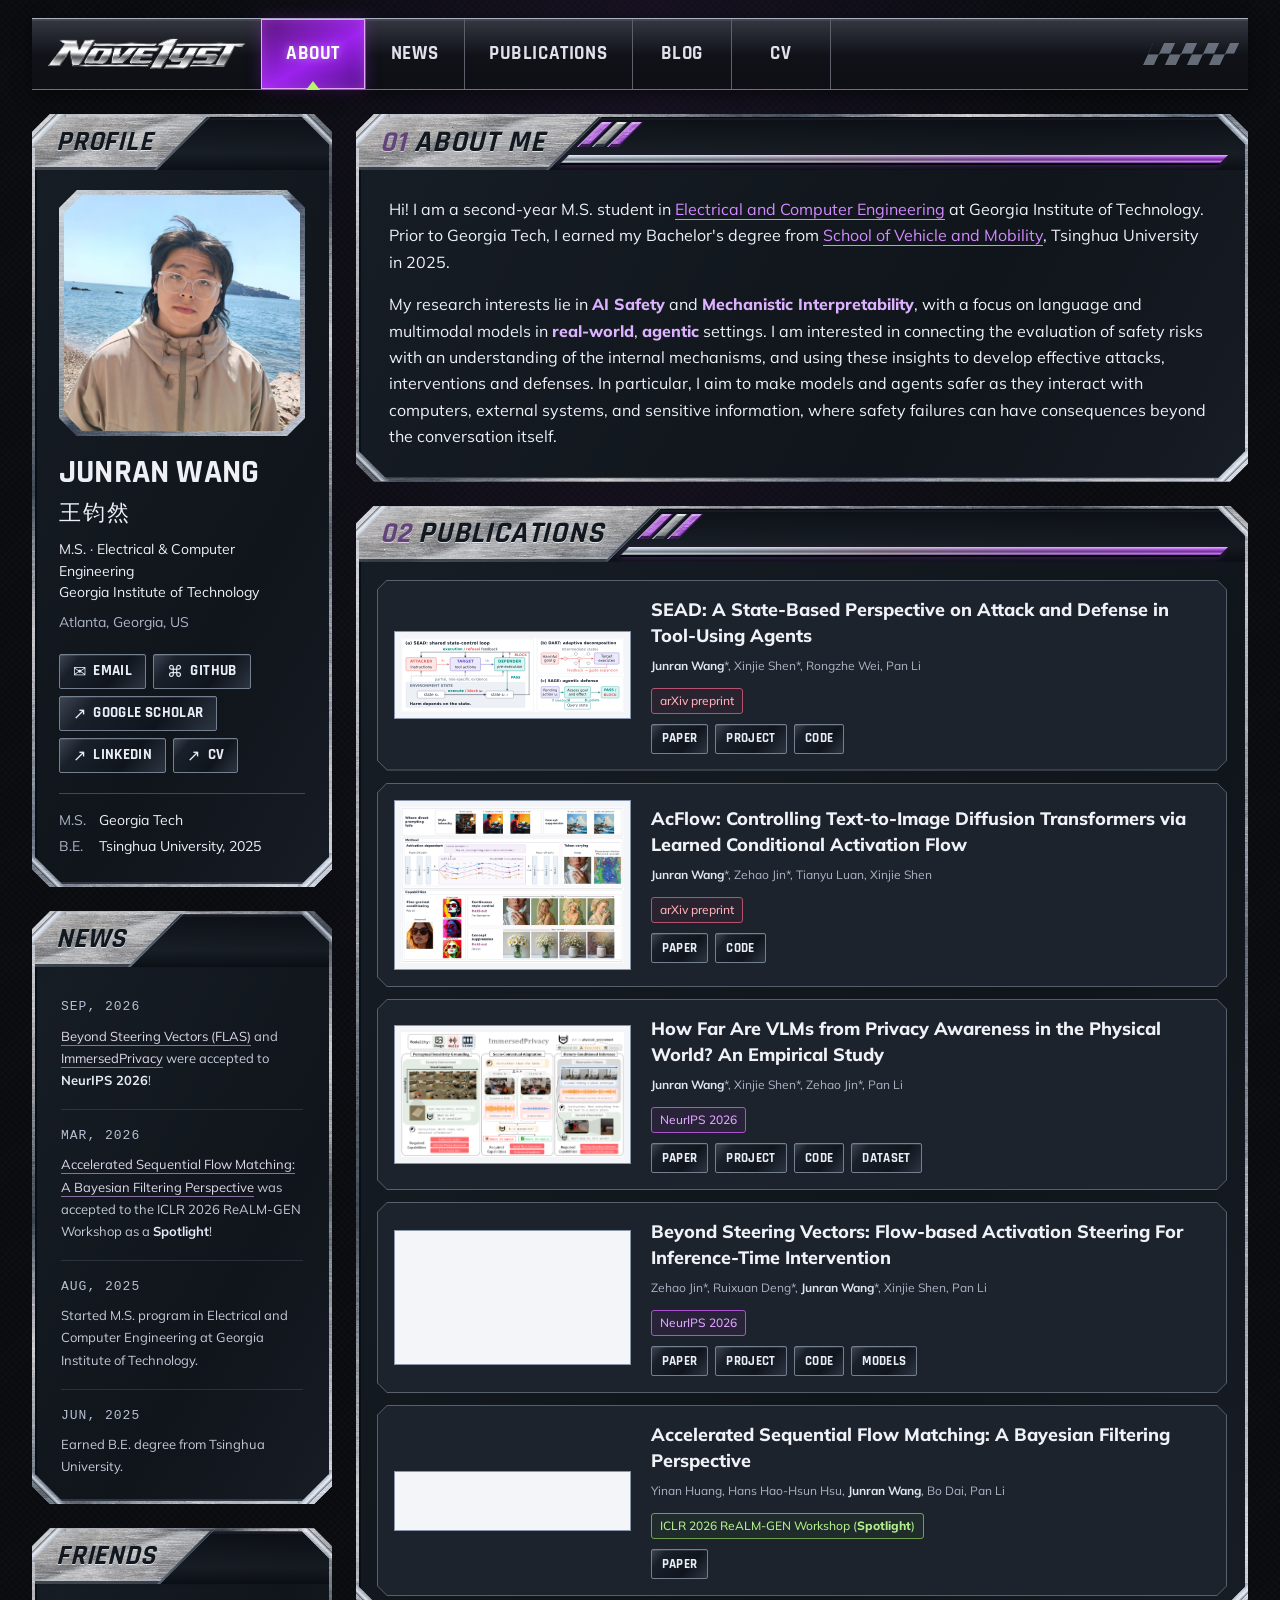
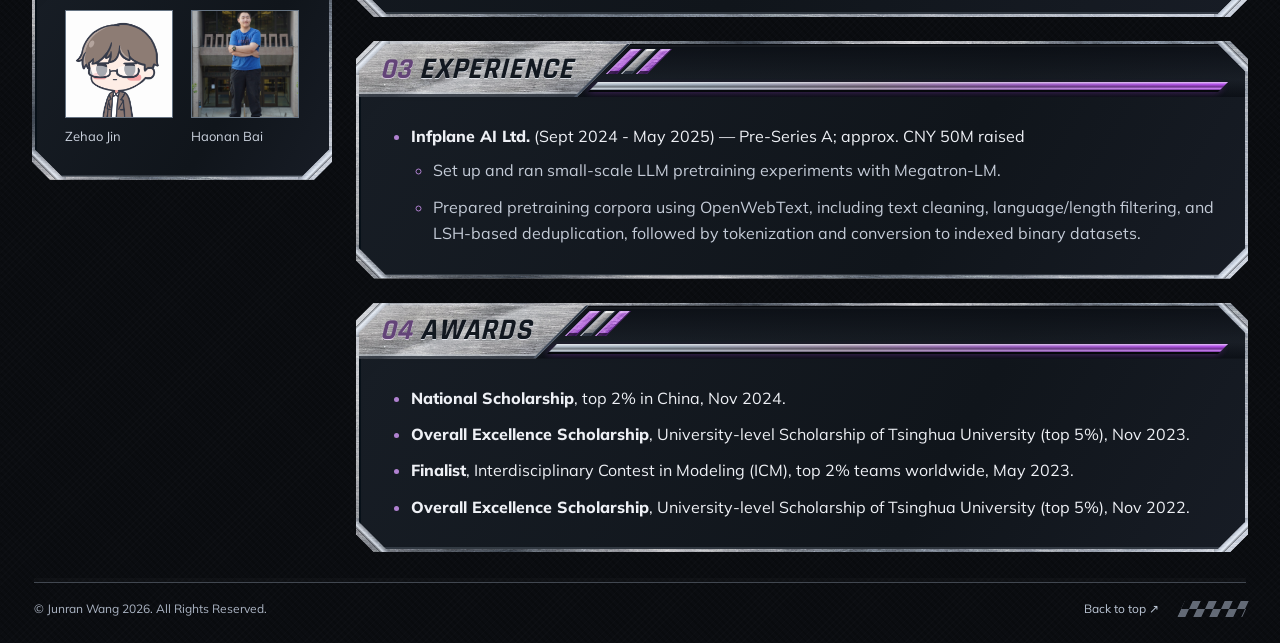
<file: index.html>
<!DOCTYPE html>
<html lang="en">
<head>
    <meta charset="utf-8" />
    <meta name="viewport" content="width=device-width, initial-scale=1" />
    <meta name="description" content="Junran Wang — AI safety, mechanistic interpretability, and language and multimodal models. M.S. student at Georgia Tech." />
    <meta name="author" content="Junran Wang" />
    <meta name="theme-color" content="#101217" />
    <title id="title">Junran Wang</title>
    <link rel="icon" type="image/x-icon" href="static/assets/jwang.ico" />
    <link rel="preconnect" href="https://fonts.googleapis.com" />
    <link rel="preconnect" href="https://fonts.gstatic.com" crossorigin />
    <link href="https://fonts.googleapis.com/css2?family=Mulish:wght@400;500;600;700;800&amp;family=Rajdhani:wght@600;700&amp;display=swap" rel="stylesheet" />
    <link href="static/css/main.css" rel="stylesheet" />
</head>
<body id="page-top" data-page="home">
    <a class="skip-link" href="#main-content">Skip to content</a>
    <div class="site-shell">
        <header class="site-header" id="mainNav">
            <a class="brand" href="index.html" aria-label="Junran Wang — home"><img src="static/assets/img/Nove1yst.png" alt="Nove1yst" width="2172" height="724" fetchpriority="high" /></a>
            <button class="menu-toggle action-link" type="button" aria-controls="site-navigation" aria-expanded="false">Menu <span aria-hidden="true">☰</span></button>
            <nav class="site-navigation" id="site-navigation" aria-label="Main navigation">
                <a class="nav-link is-active" aria-current="location" href="#home">ABOUT</a>
                <a class="nav-link" href="#news">NEWS</a>
                <a class="nav-link" href="#publications">PUBLICATIONS</a>
                <a class="nav-link" href="blog.html">BLOG</a>
                <a class="nav-link" href="docs/jwang_cv.pdf">CV</a>
            </nav>
            <span class="finish-line" aria-hidden="true"></span>
        </header>
        <main id="main-content" class="home-layout">
            <aside class="sidebar" aria-label="Profile and updates">
                <section class="panel profile-panel" aria-labelledby="profile-heading">
                    <header class="panel-heading"><div class="title-plate"><h2 id="profile-heading">Profile</h2></div></header>
                    <div class="profile-body">
                        <div class="portrait-frame"><img src="static/assets/img/jwang.jpg" alt="Junran Wang" width="1280" height="1280" /></div>
                        <div id="profile-md" class="profile-copy" aria-busy="true"><p class="loading-copy">Loading profile…</p></div>
                    </div>
                </section>
                <section id="news" class="panel news-panel" aria-labelledby="news-heading">
                    <header class="panel-heading"><div class="title-plate"><h2 id="news-heading">News</h2></div></header>
                    <div class="panel-body news-feed" id="news-md" aria-busy="true"><p class="loading-copy">Loading updates…</p></div>
                </section>
                <section id="friends" class="panel" aria-labelledby="friends-heading">
                    <header class="panel-heading"><div class="title-plate"><h2 id="friends-heading">Friends</h2></div></header>
                    <div class="panel-body" id="friends-md" aria-busy="true"></div>
                </section>
            </aside>
            <div class="research-column">
                <section id="home" class="panel" aria-labelledby="home-heading">
                    <header class="section-heading"><div class="title-plate"><span class="section-number" aria-hidden="true">01</span><h2 id="home-heading">About Me</h2></div><span class="heading-rail" aria-hidden="true"><span class="rail-fins"><i></i><i></i><i></i></span><span class="rail-track"></span></span></header>
                    <div class="panel-body prose" id="home-md" aria-busy="true"><p class="loading-copy">Loading research profile…</p></div>
                </section>
                <section id="publications" class="panel publications-section" aria-labelledby="publications-heading">
                    <header class="section-heading"><div class="title-plate"><span class="section-number" aria-hidden="true">02</span><h2 id="publications-heading">Publications</h2></div><span class="heading-rail" aria-hidden="true"><span class="rail-fins"><i></i><i></i><i></i></span><span class="rail-track"></span></span></header>
                    <div id="publications-md" class="publication-list frame-content" aria-busy="true"><p class="loading-copy">Loading publications…</p></div>
                </section>
                <section id="experience" class="panel" aria-labelledby="experience-heading">
                    <header class="section-heading"><div class="title-plate"><span class="section-number" aria-hidden="true">03</span><h2 id="experience-heading">Experience</h2></div><span class="heading-rail" aria-hidden="true"><span class="rail-fins"><i></i><i></i><i></i></span><span class="rail-track"></span></span></header>
                    <div class="panel-body prose" id="experience-md" aria-busy="true"></div>
                </section>
                <section id="awards" class="panel" aria-labelledby="awards-heading">
                    <header class="section-heading"><div class="title-plate"><span class="section-number" aria-hidden="true">04</span><h2 id="awards-heading">Awards</h2></div><span class="heading-rail" aria-hidden="true"><span class="rail-fins"><i></i><i></i><i></i></span><span class="rail-track"></span></span></header>
                    <div class="panel-body prose" id="awards-md" aria-busy="true"></div>
                </section>
            </div>
        </main>
        <noscript><p class="notice">Enable JavaScript to read the profile and publications. You can also <a href="contents/home.md">read the introduction directly</a>.</p></noscript>
        <footer class="site-footer">
            <p id="copyright-text">&copy; Junran Wang 2026. All Rights Reserved.</p>
            <a href="#page-top" class="back-to-top">Back to top <span aria-hidden="true">↗</span></a>
            <span class="finish-line" aria-hidden="true"></span>
        </footer>
    </div>
    <script src="static/js/js-yaml.min.js" defer></script>
    <script src="static/js/marked.min.js" defer></script>
    <script src="static/js/site.js" defer></script>
    <script src="static/js/scripts.js" defer></script>
</body>
</html>
</file>
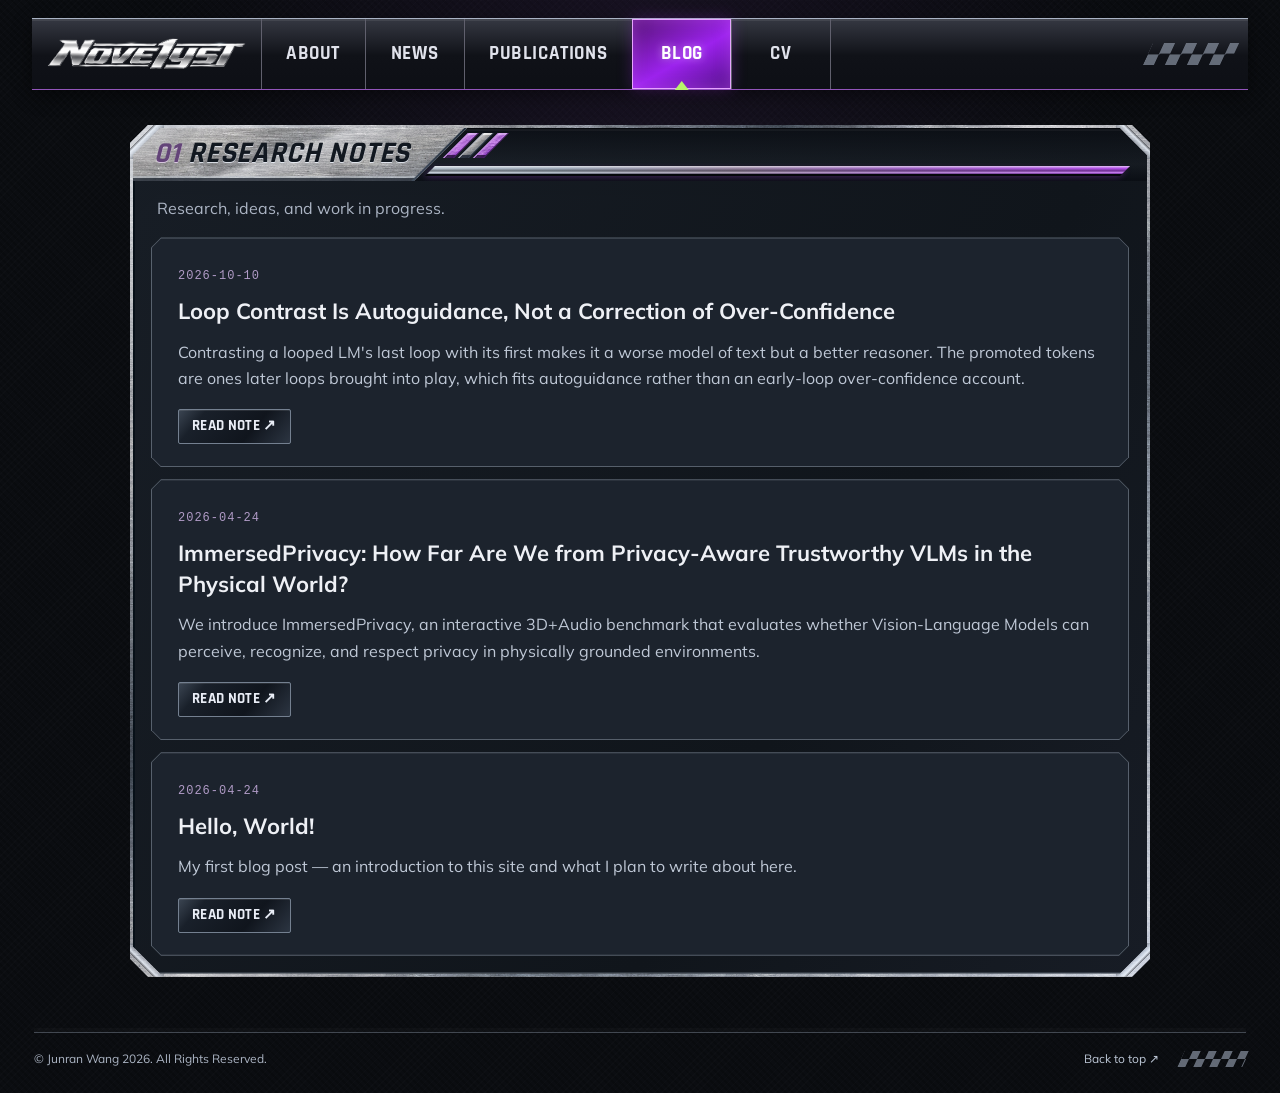
<file: blog.html>
<!DOCTYPE html>
<html lang="en">
<head>
    <meta charset="utf-8" />
    <meta name="viewport" content="width=device-width, initial-scale=1" />
    <meta name="description" content="Junran Wang — AI safety, mechanistic interpretability, and language and multimodal models. M.S. student at Georgia Tech." />
    <meta name="author" content="Junran Wang" />
    <meta name="theme-color" content="#101217" />
    <title id="title">Blog · Junran Wang</title>
    <link rel="icon" type="image/x-icon" href="static/assets/jwang.ico" />
    <link rel="preconnect" href="https://fonts.googleapis.com" />
    <link rel="preconnect" href="https://fonts.gstatic.com" crossorigin />
    <link href="https://fonts.googleapis.com/css2?family=Mulish:wght@400;500;600;700;800&amp;family=Rajdhani:wght@600;700&amp;display=swap" rel="stylesheet" />
    <link href="static/css/main.css" rel="stylesheet" />
</head>
<body id="page-top" data-page="blog">
    <a class="skip-link" href="#main-content">Skip to content</a>
    <div class="site-shell">
        <header class="site-header" id="mainNav">
            <a class="brand" href="index.html" aria-label="Junran Wang — home"><img src="static/assets/img/Nove1yst.png" alt="Nove1yst" width="2172" height="724" fetchpriority="high" /></a>
            <button class="menu-toggle action-link" type="button" aria-controls="site-navigation" aria-expanded="false">Menu <span aria-hidden="true">☰</span></button>
            <nav class="site-navigation" id="site-navigation" aria-label="Main navigation">
                <a class="nav-link" href="index.html#home">ABOUT</a>
                <a class="nav-link" href="index.html#news">NEWS</a>
                <a class="nav-link" href="index.html#publications">PUBLICATIONS</a>
                <a class="nav-link is-active" aria-current="page" href="blog.html">BLOG</a>
                <a class="nav-link" href="docs/jwang_cv.pdf">CV</a>
            </nav>
            <span class="finish-line" aria-hidden="true"></span>
        </header>
        <main id="main-content" class="reading-layout">
            <section id="blog" class="panel research-notes-section" aria-labelledby="blog-heading">
                <header class="section-heading"><div class="title-plate"><span class="section-number" aria-hidden="true">01</span><h1 id="blog-heading">Research Notes</h1></div><span class="heading-rail" aria-hidden="true"><span class="rail-fins"><i></i><i></i><i></i></span><span class="rail-track"></span></span></header>
                <div class="frame-content">
                    <p class="page-intro">Research, ideas, and work in progress.</p>
                    <div id="blog-list" class="blog-list" aria-busy="true"><p class="loading-copy">Loading posts…</p></div>
                </div>
            </section>
        </main>
        <noscript><p class="notice">Enable JavaScript to load the blog posts.</p></noscript>
        <footer class="site-footer">
            <p id="copyright-text">&copy; Junran Wang 2026. All Rights Reserved.</p>
            <a href="#page-top" class="back-to-top">Back to top <span aria-hidden="true">↗</span></a>
            <span class="finish-line" aria-hidden="true"></span>
        </footer>
    </div>
    <script src="static/js/js-yaml.min.js" defer></script>
    <script src="static/js/site.js" defer></script>
    <script src="static/js/blog.js" defer></script>
</body>
</html>
</file>
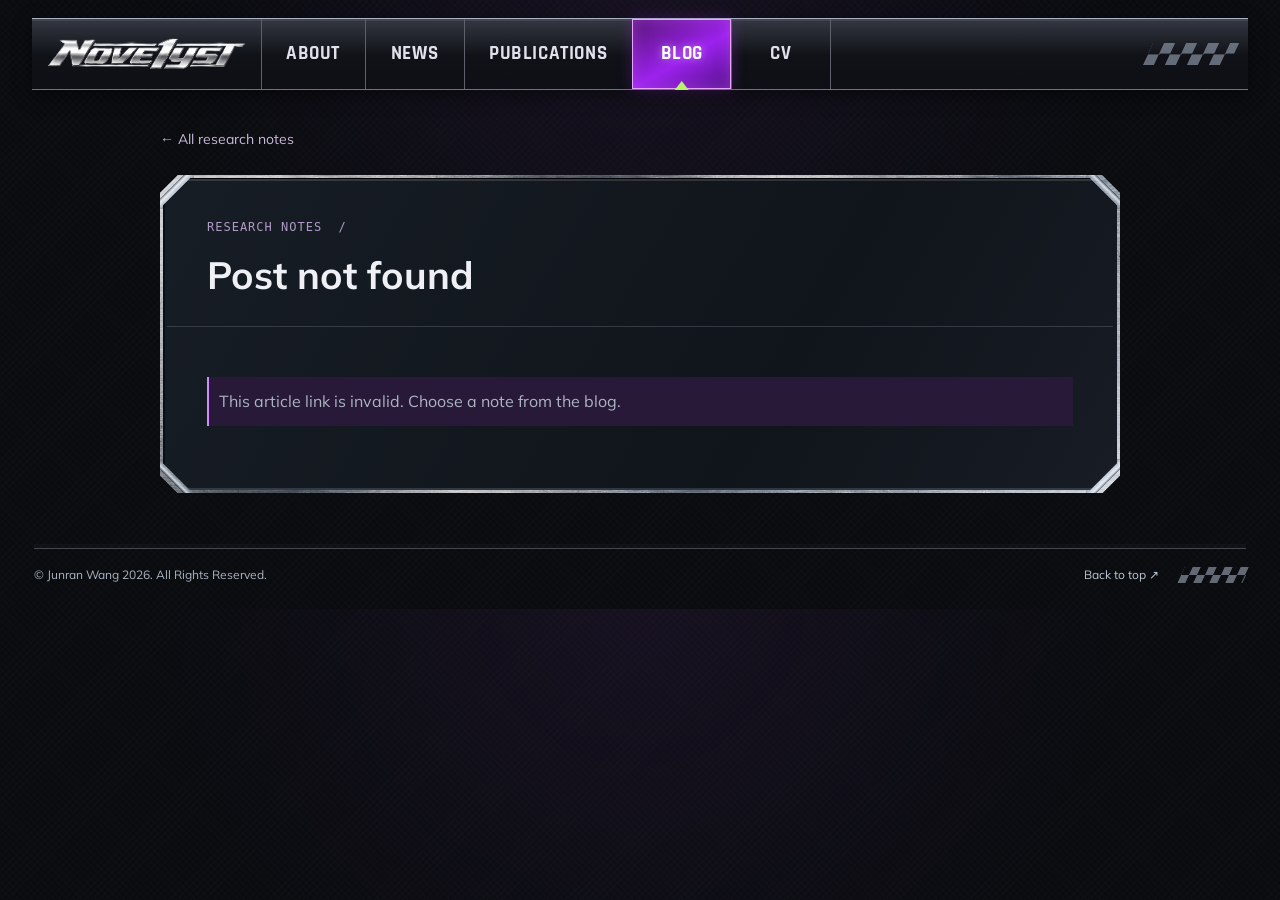
<file: post.html>
<!DOCTYPE html>
<html lang="en">
<head>
    <meta charset="utf-8" />
    <meta name="viewport" content="width=device-width, initial-scale=1" />
    <meta name="description" content="Junran Wang — AI safety, mechanistic interpretability, and language and multimodal models. M.S. student at Georgia Tech." />
    <meta name="author" content="Junran Wang" />
    <meta name="theme-color" content="#101217" />
    <title id="title">Research Note · Junran Wang</title>
    <link rel="icon" type="image/x-icon" href="static/assets/jwang.ico" />
    <link rel="preconnect" href="https://fonts.googleapis.com" />
    <link rel="preconnect" href="https://fonts.gstatic.com" crossorigin />
    <link href="https://fonts.googleapis.com/css2?family=Mulish:wght@400;500;600;700;800&amp;family=Rajdhani:wght@600;700&amp;display=swap" rel="stylesheet" />
    <link href="static/css/main.css" rel="stylesheet" />
</head>
<body id="page-top" data-page="post">
    <a class="skip-link" href="#main-content">Skip to content</a>
    <div class="site-shell">
        <header class="site-header" id="mainNav">
            <a class="brand" href="index.html" aria-label="Junran Wang — home"><img src="static/assets/img/Nove1yst.png" alt="Nove1yst" width="2172" height="724" fetchpriority="high" /></a>
            <button class="menu-toggle action-link" type="button" aria-controls="site-navigation" aria-expanded="false">Menu <span aria-hidden="true">☰</span></button>
            <nav class="site-navigation" id="site-navigation" aria-label="Main navigation">
                <a class="nav-link" href="index.html#home">ABOUT</a>
                <a class="nav-link" href="index.html#news">NEWS</a>
                <a class="nav-link" href="index.html#publications">PUBLICATIONS</a>
                <a class="nav-link is-active" aria-current="page" href="blog.html">BLOG</a>
                <a class="nav-link" href="docs/jwang_cv.pdf">CV</a>
            </nav>
            <span class="finish-line" aria-hidden="true"></span>
        </header>
        <main id="main-content" class="reading-layout post-layout">
            <a class="back-link" href="blog.html"><span aria-hidden="true">←</span> All research notes</a>
            <article id="post" class="panel article-panel">
                <div class="frame-content">
                <header class="article-heading">
                    <p class="eyebrow">Research notes <span aria-hidden="true">/</span> <time id="post-date"></time></p>
                    <h1 id="post-title">Research Note</h1>
                </header>
                <div class="panel-body prose article-prose" id="post-md" aria-busy="true"><p class="loading-copy">Loading article…</p></div>
                </div>
            </article>
            <section id="maillist" class="panel" aria-labelledby="maillist-heading" hidden>
                <header class="section-heading"><div class="title-plate"><h2 id="maillist-heading">Stay in the loop</h2></div><span class="heading-rail" aria-hidden="true"><span class="rail-fins"><i></i><i></i><i></i></span><span class="rail-track"></span></span></header>
                <div class="panel-body prose">
                    <p>Want to be notified when this work is released on arXiv? Leave your email below — voluntary, used only for notifications about this paper.</p>
                    <label for="subscriber-email">Email address</label>
<form id="maillist-form" class="subscribe-form"
                      action="https://formsubmit.co/wangjunran2003@gmail.com"
                      method="POST">
                    <input type="hidden" name="_subject" value="New Mail List Subscription">
                    <input type="hidden" name="_captcha" value="false">
                    <input type="hidden" name="_next" value="https://nove1yst.github.io/index.html">
                    <input type="text" name="_honey" hidden tabindex="-1" autocomplete="off">
                    <input type="email" name="email" id="subscriber-email" autocomplete="email" required placeholder="you@example.com">
                    <input type="hidden" name="post_slug" id="maillist-post-slug">
                    <button class="action-link" type="submit">
                        Subscribe
                    </button>
                </form>
                    <p id="maillist-thanks" role="status" hidden>Thanks! Check your inbox to confirm your subscription.</p>
                </div>
            </section>
        </main>
        <noscript><p class="notice">Enable JavaScript to read this article.</p></noscript>
        <footer class="site-footer">
            <p id="copyright-text">&copy; Junran Wang 2026. All Rights Reserved.</p>
            <a href="#page-top" class="back-to-top">Back to top <span aria-hidden="true">↗</span></a>
            <span class="finish-line" aria-hidden="true"></span>
        </footer>
    </div>
    <script src="static/js/js-yaml.min.js" defer></script>
    <script src="static/js/marked.min.js" defer></script>
    <script>window.MathJax = { tex: { inlineMath: [['$', '$']] }, startup: { typeset: false } };</script>
    <script src="static/js/tex-svg.js" defer></script>
    <script src="static/js/site.js" defer></script>
    <script src="static/js/post.js" defer></script>
</body>
</html>
</file>
<file: static/css/main.css>
/* Nove1yst — a street-racing-inspired research portfolio. */
:root {
    color-scheme: dark;
    --ink: #eef0f5;
    --muted: #acb5c4;
    --violet: #d18aff;
    --violet-bright: #a936ff;
    --lime: #b7f46b;
    --surface: #12171e;
    --line: #49515f;
    --display-font: "Rajdhani", "Arial Narrow", Arial, sans-serif;
    --body-font: "Mulish", "Segoe UI", Arial, sans-serif;
    --cut: 18px;
    --frame-width: 3px;
    --inner-cut: calc(var(--cut) + 9px);
    --content-gap: 4px;
    --content-cut: calc(var(--inner-cut) - var(--content-gap) - var(--content-gap) + 1px);
    --heading-height: 56px;
    --frame-lighting: linear-gradient(135deg, #f0f6ffaa 0%, #c4d0e540 17%, #101b29aa 35%, #f3f5ff80 49%, #34435590 66%, #e3edffbb 100%);
    --metal-texture: url("../assets/textures/weathered-steel.jpg");
    --metal-scale: 340px 340px;
    --panel-shape: polygon(var(--cut) 0, calc(100% - var(--cut)) 0, 100% var(--cut), 100% calc(100% - var(--cut)), calc(100% - var(--cut)) 100%, var(--cut) 100%, 0 calc(100% - var(--cut)), 0 var(--cut));
    --content-shape: polygon(var(--content-cut) 0, calc(100% - var(--content-cut)) 0, 100% var(--content-cut), 100% calc(100% - var(--content-cut)), calc(100% - var(--content-cut)) 100%, var(--content-cut) 100%, 0 calc(100% - var(--content-cut)), 0 var(--content-cut));
    /* One continuous rim, with an inner hole exactly matching the recessed face. */
    --frame-ring: polygon(evenodd,
        var(--cut) 0, calc(100% - var(--cut)) 0, 100% var(--cut),
        100% calc(100% - var(--cut)), calc(100% - var(--cut)) 100%,
        var(--cut) 100%, 0 calc(100% - var(--cut)), 0 var(--cut), var(--cut) 0,
        calc(var(--frame-width) + var(--inner-cut)) var(--frame-width),
        var(--frame-width) calc(var(--frame-width) + var(--inner-cut)),
        var(--frame-width) calc(100% - var(--frame-width) - var(--inner-cut)),
        calc(var(--frame-width) + var(--inner-cut)) calc(100% - var(--frame-width)),
        calc(100% - var(--frame-width) - var(--inner-cut)) calc(100% - var(--frame-width)),
        calc(100% - var(--frame-width)) calc(100% - var(--frame-width) - var(--inner-cut)),
        calc(100% - var(--frame-width)) calc(var(--frame-width) + var(--inner-cut)),
        calc(100% - var(--frame-width) - var(--inner-cut)) var(--frame-width),
        calc(var(--frame-width) + var(--inner-cut)) var(--frame-width), var(--cut) 0);

}

* { box-sizing: border-box; }
html { scroll-behavior: smooth; scroll-padding-top: 96px; }
body {
    margin: 0;
    min-width: 320px;
    color: var(--ink);
    background-color: #0b0d11;
    background-image:
        radial-gradient(ellipse at 50% 0, #48256235, transparent 52%),
        repeating-linear-gradient(135deg, #ffffff03 0, #ffffff03 1px, transparent 1px, transparent 5px),
        repeating-linear-gradient(45deg, #00000030 0, #00000030 2px, transparent 2px, transparent 5px);
    font-family: var(--body-font);
    font-size: 16px;
    line-height: 1.65;
    -webkit-font-smoothing: antialiased;
}
a { color: var(--violet); text-underline-offset: 4px; }
a:hover { color: #e7bcff; }
button, input { font: inherit; }
button, a { -webkit-tap-highlight-color: transparent; }
button { cursor: pointer; }
img { display: block; max-width: 100%; height: auto; }
figure, p, h1, h2, h3, h4 { margin: 0; }
[hidden] { display: none !important; }
::selection { background: #7530b4; color: #fff; }
:focus-visible { outline: 2px solid var(--lime); outline-offset: 4px; }
.site-shell { width: min(1480px, calc(100% - 64px)); margin-inline: auto; }
.skip-link { position: fixed; top: -80px; left: 24px; z-index: 100; padding: 10px 20px; background: #1b1029; }
.skip-link:focus { top: 8px; }

/* The original banner artwork now serves as the compact navigation logo. */
.site-header {
    --nav-height: 72px;
    position: sticky;
    top: 0;
    z-index: 20;
    display: flex;
    align-items: stretch;
    min-height: var(--nav-height);
    padding: 0 14px 0 0;
    margin-top: 18px;
    margin-bottom: 24px;
    background: linear-gradient(180deg, #353842, #101218 52%, #0d0f15);
    border-top: 1px solid #aab3c4;
    border-bottom: 1px solid #9255ba;
    box-shadow: 0 5px 18px #0007, inset 0 2px 0 #ffffff13;
}
.brand {
    display: grid;
    place-items: center;
    flex: 0 0 230px;
    height: calc(var(--nav-height) - 2px);
    overflow: hidden;
    text-decoration: none;
    background: transparent;
    border-right: 1px solid #60606d;
}
.brand img {
    width: 100%;
    height: 100%;
    min-width: 0;
    min-height: 0;
    object-fit: contain;
    object-position: center;
    /* The source PNG is opaque: screen blending lets its black backdrop disappear. */
    mix-blend-mode: screen;
}
.site-navigation { display: flex; align-items: stretch; flex: 1; }
.nav-link {
    position: relative;
    display: grid;
    place-items: center;
    min-width: 100px;
    padding: 14px 25px;
    margin-left: -1px;
    text-decoration: none;
    color: #e0e2eb;
    font: 700 19px / 1.2 var(--display-font);
    letter-spacing: 0.6px;
    border-right: 1px solid #60606d;
    transition: background-color 150ms, color 150ms;
}
.nav-link:hover { color: #fff; background: #61258360; }
.nav-link.is-active {
    color: #fff;
    background: linear-gradient(150deg, #551475, #9c22ed 55%, #511086);
    box-shadow: inset 0 0 0 1px #e6a4ff, inset 0 0 15px #c552fa80, 0 0 14px #b030fc40;
    text-shadow: 0 0 9px #ffffff70;
}
.nav-link.is-active::after {
    content: "";
    position: absolute;
    bottom: -1px;
    left: calc(50% - 7px);
    width: 14px;
    height: 9px;
    background: var(--lime);
    clip-path: polygon(50% 0, 100% 100%, 0 100%);
}
.finish-line {
    flex: 0 0 86px;
    align-self: center;
    display: block;
    width: 86px;
    height: 22px;
    margin-left: auto;
    transform: skewX(-25deg);
    opacity: 0.65;
    background: repeating-conic-gradient(#929cac 0% 25%, transparent 0% 50%) 0 0 / 22px 22px;
}
.menu-toggle { display: none !important; }

/* The same weathered steel is used for plates, anodized fins, and frame edges. */
.home-layout { display: grid; grid-template-columns: 300px minmax(0, 1fr); align-items: start; gap: 24px; }
.sidebar, .research-column { display: grid; gap: 24px; min-width: 0; }
.panel {
    position: relative;
    isolation: isolate;
    min-width: 0;
    padding: var(--frame-width);
    background-color: #8c98a6;
    background-image: var(--frame-lighting), var(--metal-texture);
    background-size: 100% 100%, var(--metal-scale);
    background-blend-mode: hard-light, normal;
    clip-path: var(--panel-shape);
}
.panel::before {
    content: "";
    position: absolute;
    z-index: -1;
    inset: var(--frame-width);
    background: linear-gradient(120deg, #171d25, #10151b 65%, #171c25);
    clip-path: polygon(var(--inner-cut) 0, calc(100% - var(--inner-cut)) 0, 100% var(--inner-cut), 100% calc(100% - var(--inner-cut)), calc(100% - var(--inner-cut)) 100%, var(--inner-cut) 100%, 0 calc(100% - var(--inner-cut)), 0 var(--inner-cut));
    box-shadow: inset 0 1px 0 #000, inset 0 3px 0 #ffffff20, inset 0 -2px 0 #c3d2e42b, inset 2px 0 0 #071018;
    pointer-events: none;
}
.panel::after {
    content: "";
    position: absolute;
    z-index: 2;
    inset: 0;
    pointer-events: none;
    /* All four miters are part of the same rim; headers cannot paint over them. */
    clip-path: var(--frame-ring);
    background:
        linear-gradient(135deg, transparent 34%, #080b1170 35%, #edf5ffc0 40%, #b9c8dc45 46%, #050811a0 63%, transparent 65%) left top / 34px 34px no-repeat,
        linear-gradient(225deg, transparent 34%, #080b1170 35%, #edf5ffc0 40%, #b9c8dc45 46%, #050811a0 63%, transparent 65%) right top / 34px 34px no-repeat,
        linear-gradient(45deg, transparent 34%, #080b1170 35%, #edf5ffc0 40%, #b9c8dc45 46%, #050811a0 63%, transparent 65%) left bottom / 34px 34px no-repeat,
        linear-gradient(315deg, transparent 34%, #080b1170 35%, #edf5ffc0 40%, #b9c8dc45 46%, #050811a0 63%, transparent 65%) right bottom / 34px 34px no-repeat,
        var(--frame-lighting) center / 100% 100%, var(--metal-texture) 0 0 / var(--metal-scale);
    background-blend-mode: normal, normal, normal, normal, hard-light, normal;
}
/* Reading content is inset and clipped independently from the decorative frame. */
.panel > .panel-body, .panel > .profile-body, .frame-content {
    position: relative;
    min-width: 0;
    margin: var(--content-gap);
    clip-path: var(--content-shape);
    background: linear-gradient(120deg, #171d25, #10151b 65%, #171c25);
}
.panel-heading, .section-heading {
    position: relative;
    display: flex;
    align-items: center;
    gap: 0;
    height: var(--heading-height);
    padding: 0 20px 0 0;
    background: linear-gradient(180deg, #080b11bb, #2a303833 70%, #070a10aa);
    box-shadow: 0 2px 0 #05080c, 0 3px 0 #6c78852b;
    clip-path: polygon(var(--cut) 0, calc(100% - var(--cut)) 0, 100% var(--cut), 100% 100%, 0 100%, 0 var(--cut));
}
.panel > .panel-heading, .panel > .section-heading {
    /* Start the plate at the same origin as the outer rim, not inside its inset. */
    margin: calc(0px - var(--frame-width)) calc(0px - var(--frame-width)) 0;
}
.title-plate {
    position: relative;
    flex: 0 1 auto;
    display: flex;
    align-items: center;
    gap: 8px;
    min-width: 0;
    height: 100%;
    padding: 0 calc(var(--heading-height) + 4px) 0 24px;
    /* The upper-left cut shares the rim's endpoints; the trailing cut is also 45deg. */
    clip-path: polygon(var(--cut) 0, 100% 0, calc(100% - var(--heading-height)) 100%, 0 100%, 0 var(--cut));
    background-color: #acb6c1;
    background-image:
        linear-gradient(160deg, #f3f7ff90 0%, #ffffff20 25%, #40495635 44%, #eef5ff65 48%, #a8b6cd15 68%, #131f3860 100%),
        var(--metal-texture);
    background-size: 100% 100%, var(--metal-scale);
    background-position: 0 0;
    background-blend-mode: hard-light, normal;
    box-shadow: inset 0 2px 0 #f3f7ffe0, inset 0 4px 0 #ffffff20, inset 0 -3px 0 #171e29c0, inset 0 -5px 0 #c3ccd670;
}
.title-plate::after {
    content: "";
    position: absolute;
    inset: 0;
    pointer-events: none;
    /* A 3px seam tracks the exact trailing cut, without a separately rotated strip. */
    clip-path: polygon(calc(100% - 3px) 0, 100% 0, calc(100% - var(--heading-height)) 100%, calc(100% - var(--heading-height) - 3px) 100%);
    background: linear-gradient(90deg, #d9e4f4, #222e3d);
}
.title-plate h1, .title-plate h2 {
    min-width: 0;
    color: #121820;
    font: italic 700 30px / 1.3 var(--display-font);
    letter-spacing: 0.8px;
    text-transform: uppercase;
    white-space: nowrap;
    text-shadow: 0 1px 0 #f1f6ffc0;
}
.panel-heading .title-plate { flex: 0 1 auto; }
.panel-heading h2 { font-size: 28px; }
.panel-body { padding: 22px 26px 25px; }
.section-number {
    flex: 0 0 auto;
    font: italic 700 29px / 1 var(--display-font);
    color: #634478;
    text-shadow: 0 1px 0 #f3deffb0;
}
.heading-rail {
    --rail-height: 8px;
    --rail-bottom: 7px;
    --fin-height: calc(var(--heading-height) / 2 - 3px);
    --fin-top: calc((var(--heading-height) - var(--rail-height) - var(--rail-bottom) - var(--fin-height)) / 2);
    position: relative;
    flex: 1;
    display: flex;
    align-items: center;
    min-width: 72px;
    align-self: stretch;
    margin-left: calc(6px - var(--heading-height) / 2);
    gap: 12px;
}
.rail-fins {
    position: absolute;
    display: flex;
    gap: 4px;
    /* Equal space above the fins and between their lower edge and the rail. */
    top: var(--fin-top);
    left: calc(var(--heading-height) / 2 - var(--fin-top));
    height: var(--fin-height);
    transform: skewX(-45deg);
    transform-origin: top left;
}
.rail-fins i {
    display: block;
    flex: 0 0 11px;
    width: 11px;
    background-color: #784298;
    background-image:
        linear-gradient(105deg, #e5baff80, #60119f30 45%, #b377e235 60%, #270847a0),
        var(--metal-texture);
    background-size: 100% 100%, 190px 190px;
    background-blend-mode: overlay, luminosity;
    border-left: 1px solid #e2b2ff;
    border-right: 1px solid #2d0f45;
    box-shadow: inset 0 2px 0 #eccbff99, inset 0 -3px 0 #1a092bc0;
}
.rail-fins i:nth-child(2) {
    background-color: #b8c1cc;
    background-image: linear-gradient(105deg, #ffffff90, #a9b9cc10 45%, #15243665), var(--metal-texture);
    background-blend-mode: hard-light, normal;
    border-left-color: #edf4ff;
    border-right-color: #303e51;
    box-shadow: inset 0 2px 0 #ffffffb0, inset 0 -3px 0 #151d2dc0;
}
.rail-fins i:nth-child(3) { background-position: center, 45% 70%; }
.rail-track {
    position: absolute;
    /* Extend beneath the shortened fins, parallel to the title plate's trailing cut. */
    left: calc(var(--rail-height) + var(--rail-bottom) - var(--heading-height) / 2);
    right: 0;
    bottom: var(--rail-bottom);
    height: var(--rail-height);
    transform: skewX(-45deg);
    transform-origin: top left;
    background-image:
        linear-gradient(180deg, #ffffffaa, #ffffff05 30%, #0006 62%, #ffffff45 80%, #080a1660),
        linear-gradient(90deg, #b7c3cf 0%, #9eaab9 18%, #95839f 44%, #9e60c5 68%, #b34ceb 100%);
    box-shadow: 0 2px 0 #05070b, 0 3px 5px #aa43e54d;
}
.profile-body { padding: 16px 20px 22px; }
.portrait-frame {
    padding: 5px;
    margin-bottom: 18px;
    background-image: linear-gradient(135deg, #e3f1ffb0, #677d9370 47%, #172537bb 50%, #deebffa0), var(--metal-texture);
    background-size: 100% 100%, var(--metal-scale);
    background-blend-mode: hard-light, normal;
    clip-path: var(--panel-shape);
}
.portrait-frame img { width: 100%; aspect-ratio: 1; object-fit: cover; clip-path: var(--panel-shape); }
.profile-copy h1 { font: 700 33px / 1.15 var(--display-font); letter-spacing: 0.2px; text-transform: uppercase; }
.profile-copy p { font-size: 14px; line-height: 1.55; }
.profile-copy .profile-name-cn { margin: 3px 0 10px; font-size: 22px; letter-spacing: 2px; }
.profile-copy .profile-location { margin-top: 8px; color: var(--muted); }
.profile-links { display: flex; flex-wrap: wrap; gap: 7px; margin: 20px 0; }
.profile-education { padding-top: 16px; border-top: 1px solid #77839177; }
.profile-education p + p { margin-top: 5px; }
.profile-education span { display: inline-block; width: 36px; color: var(--muted); }

.action-link {
    display: inline-flex;
    align-items: center;
    justify-content: center;
    gap: 7px;
    min-height: 35px;
    padding: 5px 13px;
    border: 1px solid #748090;
    border-radius: 2px;
    color: #e9edf6;
    background: linear-gradient(130deg, #3b4552, #19202a 20%, #10151d 65%, #2c3542);
    box-shadow: inset 0 1px 0 #ffffff1a;
    font: 700 15px / 1.25 var(--display-font);
    letter-spacing: 0.35px;
    text-decoration: none;
    text-transform: uppercase;
    transition: border-color 150ms, background 150ms, color 150ms;
}
.action-link:hover, .action-link:focus-visible { color: #fff; border-color: var(--violet); background: linear-gradient(130deg, #594168, #241432); }
.action-link span { font: 16px / 1 var(--body-font); }
.prose { overflow-wrap: anywhere; }
.prose p + p { margin-top: 16px; }
.prose strong { font-weight: 800; }
#home-md strong { color: #dcb1ff; }
.prose ul, .prose ol { padding-left: 22px; margin: 0; }
.prose li + li { margin-top: 10px; }
.prose ul ul { margin-top: 8px; color: #c4cbd7; }
.prose li::marker { color: #b081d0; }
.news-feed { padding: 8px 22px 20px; }
.news-feed h4 { margin: 18px 0 8px; color: #b7c0d1; font: 400 13px / 1.5 ui-monospace, SFMono-Regular, Consolas, monospace; letter-spacing: 1px; text-transform: uppercase; }
.news-feed h4:not(:first-child) { padding-top: 16px; border-top: 1px solid #5c677455; }
.news-feed p { font-size: 13px; line-height: 1.7; color: #c4cbd7; }
.news-feed a { color: #e0d8eb; text-decoration-color: #89709e; }
.news-feed a:hover { color: var(--violet); }
.news-feed strong { color: #e4eaf5; }
.friend-list { display: flex; gap: 18px; flex-wrap: wrap; }
.friend-card { flex: 1 1 88px; max-width: 110px; font-size: 13px; }
.friend-card img { width: 100%; aspect-ratio: 1; object-fit: cover; margin-bottom: 8px; border: 1px solid #667382; }
.friend-card a { color: #cdd4e0; text-decoration: none; }

/* A shared steel enclosure contains quieter, individually outlined paper cards. */
.publications-section { min-width: 0; }
.publication-list, .blog-list { display: grid; gap: 12px; padding: 14px; }
.publication-card, .blog-card {
    --card-cut: 10px;
    --card-inner-cut: calc(var(--card-cut) - 1px);
    --card-fill: #1c232d;
    position: relative;
    isolation: isolate;
    min-width: 0;
    padding: 1px;
    background: #84909f99;
    clip-path: polygon(var(--card-cut) 0, calc(100% - var(--card-cut)) 0, 100% var(--card-cut), 100% calc(100% - var(--card-cut)), calc(100% - var(--card-cut)) 100%, var(--card-cut) 100%, 0 calc(100% - var(--card-cut)), 0 var(--card-cut));
    transition: background-color 160ms;
}
.publication-card::before, .blog-card::before {
    content: "";
    position: absolute;
    z-index: -1;
    inset: 1px;
    background: var(--card-fill);
    clip-path: polygon(var(--card-inner-cut) 0, calc(100% - var(--card-inner-cut)) 0, 100% var(--card-inner-cut), 100% calc(100% - var(--card-inner-cut)), calc(100% - var(--card-inner-cut)) 100%, var(--card-inner-cut) 100%, 0 calc(100% - var(--card-inner-cut)), 0 var(--card-inner-cut));
    pointer-events: none;
}
.publication-card:hover, .publication-card:focus-within, .blog-card:hover, .blog-card:focus-within { --card-fill: #242b37; background: #b5bed0; }
.publication-content {
    display: grid;
    grid-template-columns: minmax(180px, 29%) minmax(0, 1fr);
    align-items: center;
    min-width: 0;
    gap: 20px;
    padding: 16px;
}
.publication-figure { overflow: hidden; padding: 6px; background: #f4f5f8; border: 1px solid #8a96a9; }
.publication-figure img { width: 100%; max-height: 205px; object-fit: contain; transition: transform 200ms; }
.publication-card:hover img { transform: scale(1.025); }
.publication-details { min-width: 0; }
.publication-title { margin: 0 0 7px; font: 800 18px / 1.45 var(--body-font); color: #f0f2f7; overflow-wrap: anywhere; }
.publication-authors { font-size: 12px; line-height: 1.65; color: var(--muted); }
.publication-authors strong { color: #dfe4ed; font-weight: 700; }
.publication-venue { margin: 10px 0; }
.venue-badge { display: inline-block; max-width: 100%; padding: 3px 8px; border: 1px solid; border-radius: 3px; font-size: 12px; font-weight: 500; line-height: 1.5; }
.venue-badge--icml, .venue-badge--neurips { color: #e1a5ff; background: #6f258326; border-color: #ac54d0; }
.venue-badge--iclr { color: #b1ef8b; background: #365c2126; border-color: #6da04c; }
.venue-badge--arxiv { color: #ffafb9; background: #6e233a26; border-color: #b65270; }
.venue-badge strong { font-weight: 800; }
.publication-links { display: flex; flex-wrap: wrap; gap: 7px; }
.publication-links .action-link { min-height: 30px; padding: 4px 10px; font-size: 13px; }

.site-footer { display: flex; align-items: center; gap: 22px; margin: 30px 2px 24px; padding: 16px 0 0; border-top: 1px solid #737d8a88; box-shadow: 0 -4px 0 #ffffff05; color: var(--muted); font-size: 12px; }
.site-footer .finish-line { flex-basis: 65px; width: 65px; height: 16px; background-size: 16px 16px; }
.back-to-top { margin-left: auto; color: #bdc7d6; text-decoration: none; white-space: nowrap; }
.site-footer .finish-line { margin-left: 0; }
.loading-copy, .notice { color: var(--muted); padding: 10px; }
.notice { margin: 20px 0; border-left: 2px solid var(--violet); background: #281938; }
.retry-button { margin-top: 12px; }

/* Blog and article pages share the same visual language. */
.reading-layout { width: min(1020px, 100%); margin: 35px auto 55px; }
.page-intro { color: var(--muted); margin: 18px 0 25px; }
.research-notes-section .page-intro { margin: 14px 20px 2px; }
.blog-card-content { padding: 22px 26px; }
.blog-card h2 { font-size: 22px; line-height: 1.4; margin: 9px 0 12px; }
.blog-card h2 a { color: var(--ink); text-decoration: none; }
.blog-card h2 a:hover { color: var(--violet); }
.blog-card p { color: #bfc8d6; }
.blog-card .action-link { margin-top: 18px; }
.eyebrow { font: 400 12px / 1.6 ui-monospace, SFMono-Regular, Consolas, monospace; text-transform: uppercase; color: #b09bc6; letter-spacing: 1px; }
.eyebrow span { padding: 0 8px; }
.post-layout { width: min(960px, 100%); }
.back-link { display: inline-block; margin-bottom: 24px; color: #c8b8d9; text-decoration: none; font-size: 14px; }
.article-heading { padding: 36px 40px 26px; border-bottom: 1px solid #66717d66; }
.article-heading h1 { font-size: clamp(26px, 3vw, 38px); line-height: 1.25; margin-top: 15px; overflow-wrap: anywhere; }
.article-prose { padding: 30px 40px 40px; font-size: 16px; line-height: 1.85; }
.article-prose h1, .article-prose h2, .article-prose h3, .article-prose h4 { margin: 32px 0 16px; line-height: 1.4; color: #f0e9fa; }
.article-prose h1, .article-prose h2 { font-size: 25px; }
.article-prose h3 { font-size: 20px; }
.article-prose ul, .article-prose ol { margin: 15px 0; }
.article-prose img { max-width: 100%; height: auto; margin: 24px auto; padding: 8px; background: #fff; border-radius: 2px; }
.article-prose blockquote { margin: 24px 0; padding: 18px 24px; border-left: 3px solid #ac63d7; background: #a468d010; }
.article-prose hr { margin: 28px 0; border: 0; border-top: 1px solid #67738666; }
.article-prose code { color: #e5b8ff; font-size: 0.9em; background: #0004; padding: 2px 4px; }
.article-prose pre { padding: 18px; background: #090d13; overflow: auto; }
.table-scroll { max-width: 100%; overflow-x: auto; margin: 24px 0; }
.article-prose table { border-collapse: collapse; width: 100%; font-size: 14px; }
.article-prose th, .article-prose td { padding: 10px 12px; border: 1px solid #546071; text-align: left; }
.article-prose th { background: #282330; }
.article-prose mjx-container[display="true"] { max-width: 100%; overflow-x: auto; overflow-y: hidden; padding-block: 6px; }
#maillist { margin-top: 26px; }
.subscribe-form { display: flex; gap: 12px; margin-top: 8px; }
.subscribe-form input[type="email"] { min-width: 0; flex: 1; padding: 10px 14px; background: #0d1118; border: 1px solid #667484; border-radius: 2px; color: #edf1f8; }
.subscribe-form button { padding-inline: 22px; }
#maillist-thanks { margin-top: 16px; color: var(--lime); }

@media (min-width: 1500px) {
    .home-layout { grid-template-columns: 320px minmax(0, 1fr); }
    .publication-content { padding: 17px; gap: 24px; }
}
@media (max-width: 1180px) {
    .site-shell { width: calc(100% - 40px); }
    .home-layout { grid-template-columns: 265px minmax(0, 1fr); gap: 20px; }
    .brand { flex-basis: 200px; }
    .nav-link { min-width: 76px; padding-inline: 18px; }
    .site-header > .finish-line { display: none; }
    .profile-body { padding-inline: 17px; }
    .profile-links { gap: 5px; }
    .profile-links .action-link { padding-inline: 9px; }
    .publication-content { grid-template-columns: minmax(150px, 27%) minmax(0, 1fr); gap: 15px; padding: 14px; }
    .panel-body { padding: 20px 22px; }
}
@media (max-width: 900px) {
    html { scroll-padding-top: 84px; }
    .site-header { --nav-height: 64px; flex-wrap: wrap; margin-top: 12px; }
    .brand { flex-basis: 190px; }
    .menu-toggle { display: inline-flex !important; align-self: center; margin-left: auto; min-height: 40px; }
    .site-navigation { display: none; flex: 0 0 100%; padding: 8px 12px 12px; gap: 5px; }
    .site-navigation.is-open { display: flex; flex-wrap: wrap; }
    .nav-link { flex: 1 1 auto; min-width: 90px; transform: none; padding: 13px 15px; font-size: 17px; border: 1px solid #5a5262; }
    .nav-link.is-active::after { transform: none; }
    .home-layout { grid-template-columns: 230px minmax(0, 1fr); gap: 18px; }
    .sidebar, .research-column { gap: 18px; }
    .profile-copy h1 { font-size: 29px; }
    .profile-copy p { font-size: 13px; }
    .profile-links .action-link { flex: 1; }
    .panel-heading, .section-heading { --heading-height: 50px; padding-right: 18px; }
    .title-plate { padding-left: 21px; gap: 6px; }
    .title-plate h1, .title-plate h2 { font-size: 25px; }
    .section-number { font-size: 25px; }
    .publication-content { grid-template-columns: 1fr; gap: 14px; padding: 15px; }
    .publication-figure img { max-height: 200px; }
}
@media (max-width: 700px) {
    .site-shell { width: calc(100% - 28px); }
    .home-layout { display: flex; flex-direction: column; }
    .sidebar, .research-column { display: contents; }
    .home-layout > *, .sidebar > *, .research-column > * { width: 100%; }
    .profile-panel { order: 0; }
    #home { order: 1; }
    #publications { order: 2; }
    #news { order: 3; }
    #experience { order: 4; }
    #awards { order: 5; }
    #friends { order: 6; }
    .profile-body { display: grid; grid-template-columns: 125px minmax(0, 1fr); gap: 18px; padding: 18px; }
    .portrait-frame { align-self: start; margin: 0; }
    .profile-copy h1 { font-size: 29px; }
    .profile-copy .profile-name-cn { font-size: 19px; margin-bottom: 6px; }
    .profile-links { margin: 14px 0; }
    .profile-links .action-link { padding-inline: 8px; min-height: 40px; }
    .profile-education { padding-top: 12px; }
    .publication-content { grid-template-columns: minmax(135px, 30%) minmax(0, 1fr); padding: 14px; }
    .publication-title { font-size: 18px; }
    .publication-links .action-link { min-height: 40px; }
    .news-feed { padding: 8px 22px 22px; }
    .news-feed p { font-size: 14px; }
    .friend-card { max-width: 100px; }
    .site-footer { flex-wrap: wrap; gap: 12px; font-size: 11px; }
    .site-footer .finish-line { display: none; }
    .article-heading { padding: 25px 22px; }
    .article-prose { padding: 24px 22px; }
    .reading-layout { margin-block: 25px 35px; }
    .blog-card-content { padding: 18px; }
    .subscribe-form { flex-wrap: wrap; }
    .subscribe-form input[type="email"] { flex-basis: 100%; }
}
@media (max-width: 480px) {
    .profile-body { grid-template-columns: 95px minmax(0, 1fr); gap: 13px; padding: 16px; }
    .profile-copy h1 { font-size: 26px; }
    .profile-links { margin-bottom: 0; }
    .profile-links .action-link { font-size: 13px; }
    .profile-education { display: none; }
    .publication-content { grid-template-columns: minmax(0, 1fr); padding: 15px; }
    .publication-figure img { max-height: 220px; }
    .panel-body { padding: 19px 20px; }
    .publication-list, .blog-list { padding: 9px; gap: 10px; }
    .title-plate h1, .title-plate h2 { font-size: 21px; letter-spacing: 0.3px; }
    .panel-heading, .section-heading { --heading-height: 46px; padding-right: 16px; }
    .title-plate { padding-left: 19px; gap: 5px; }
    .section-number { font-size: 22px; }
    .heading-rail { min-width: 42px; gap: 7px; }
    .rail-fins { gap: 3px; }
    .rail-fins i { flex-basis: 8px; width: 8px; }
    .prose { font-size: 15px; }
    .article-prose blockquote { margin-inline: 0; padding: 14px; }
    .blog-card h2 { font-size: 20px; }
}
@media (prefers-reduced-motion: reduce) {
    html { scroll-behavior: auto; }
    *, *::before, *::after { transition: none !important; animation: none !important; }
}
</file>
